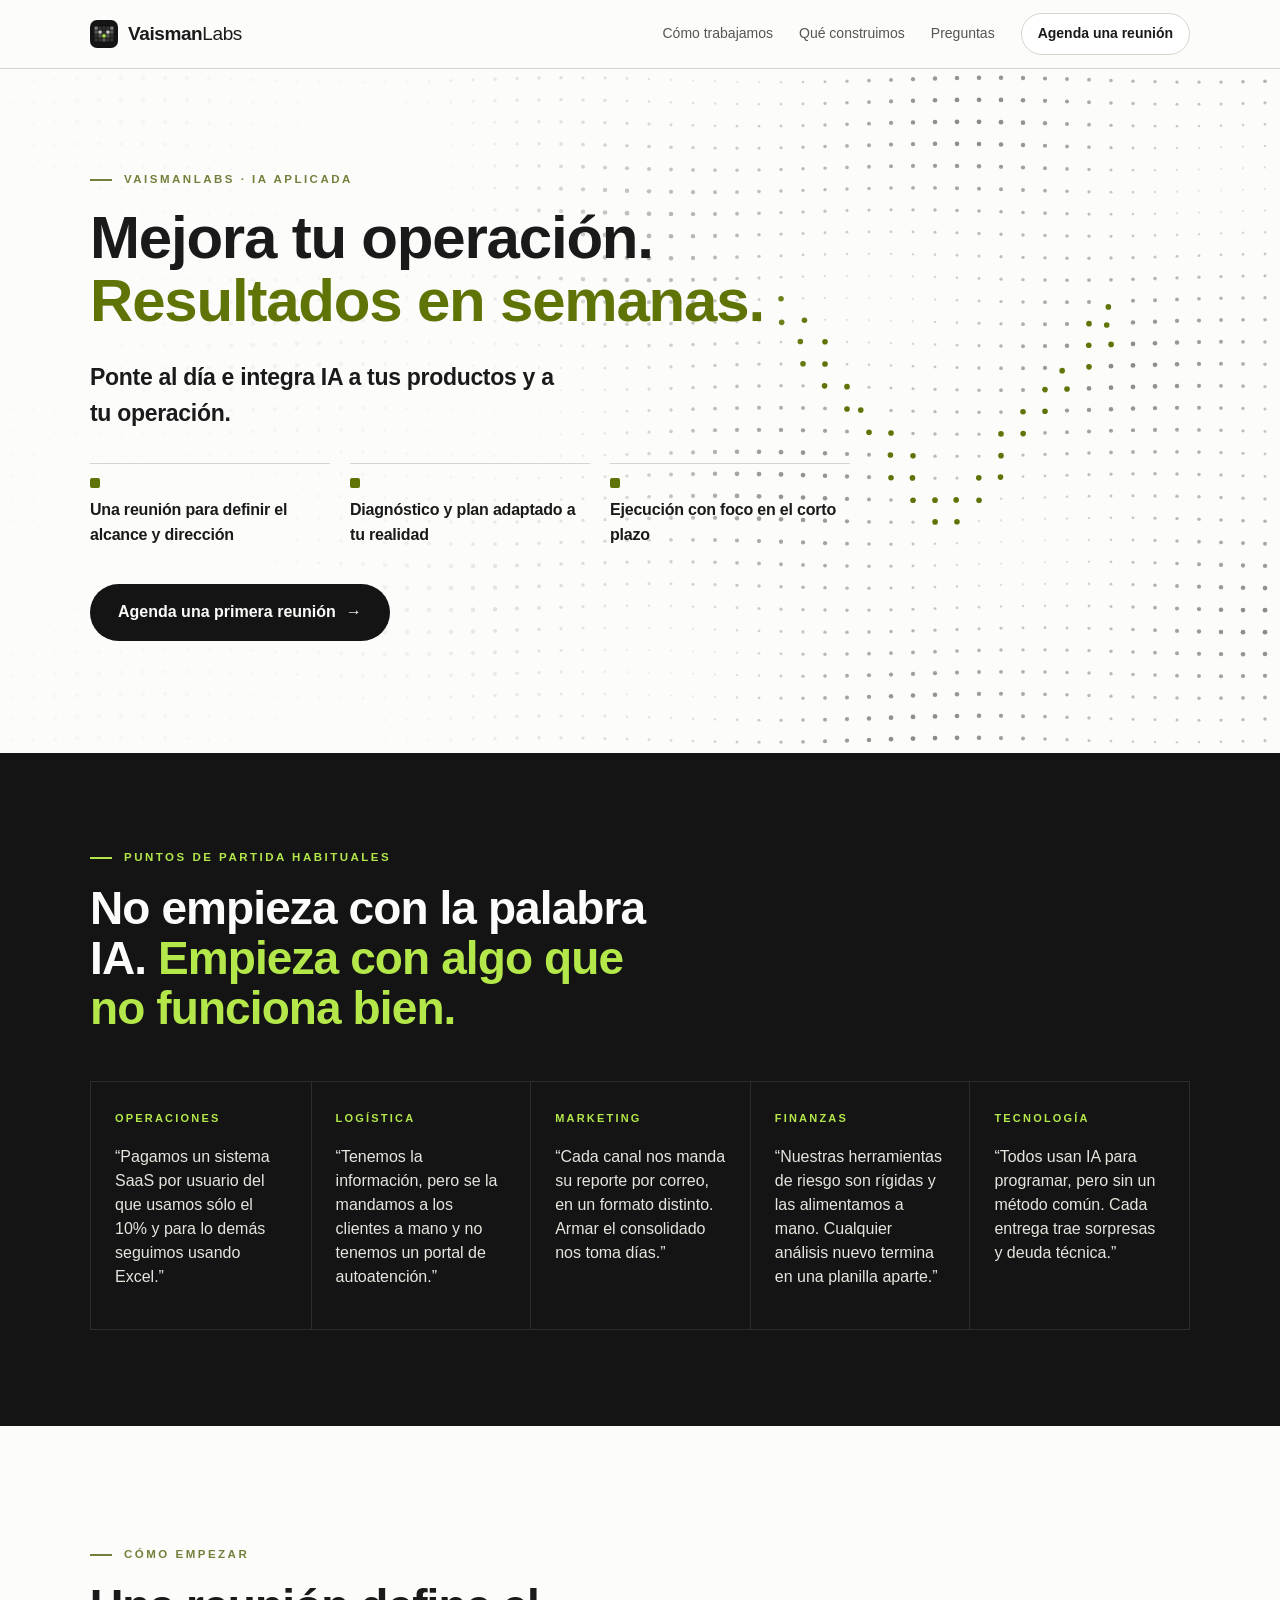
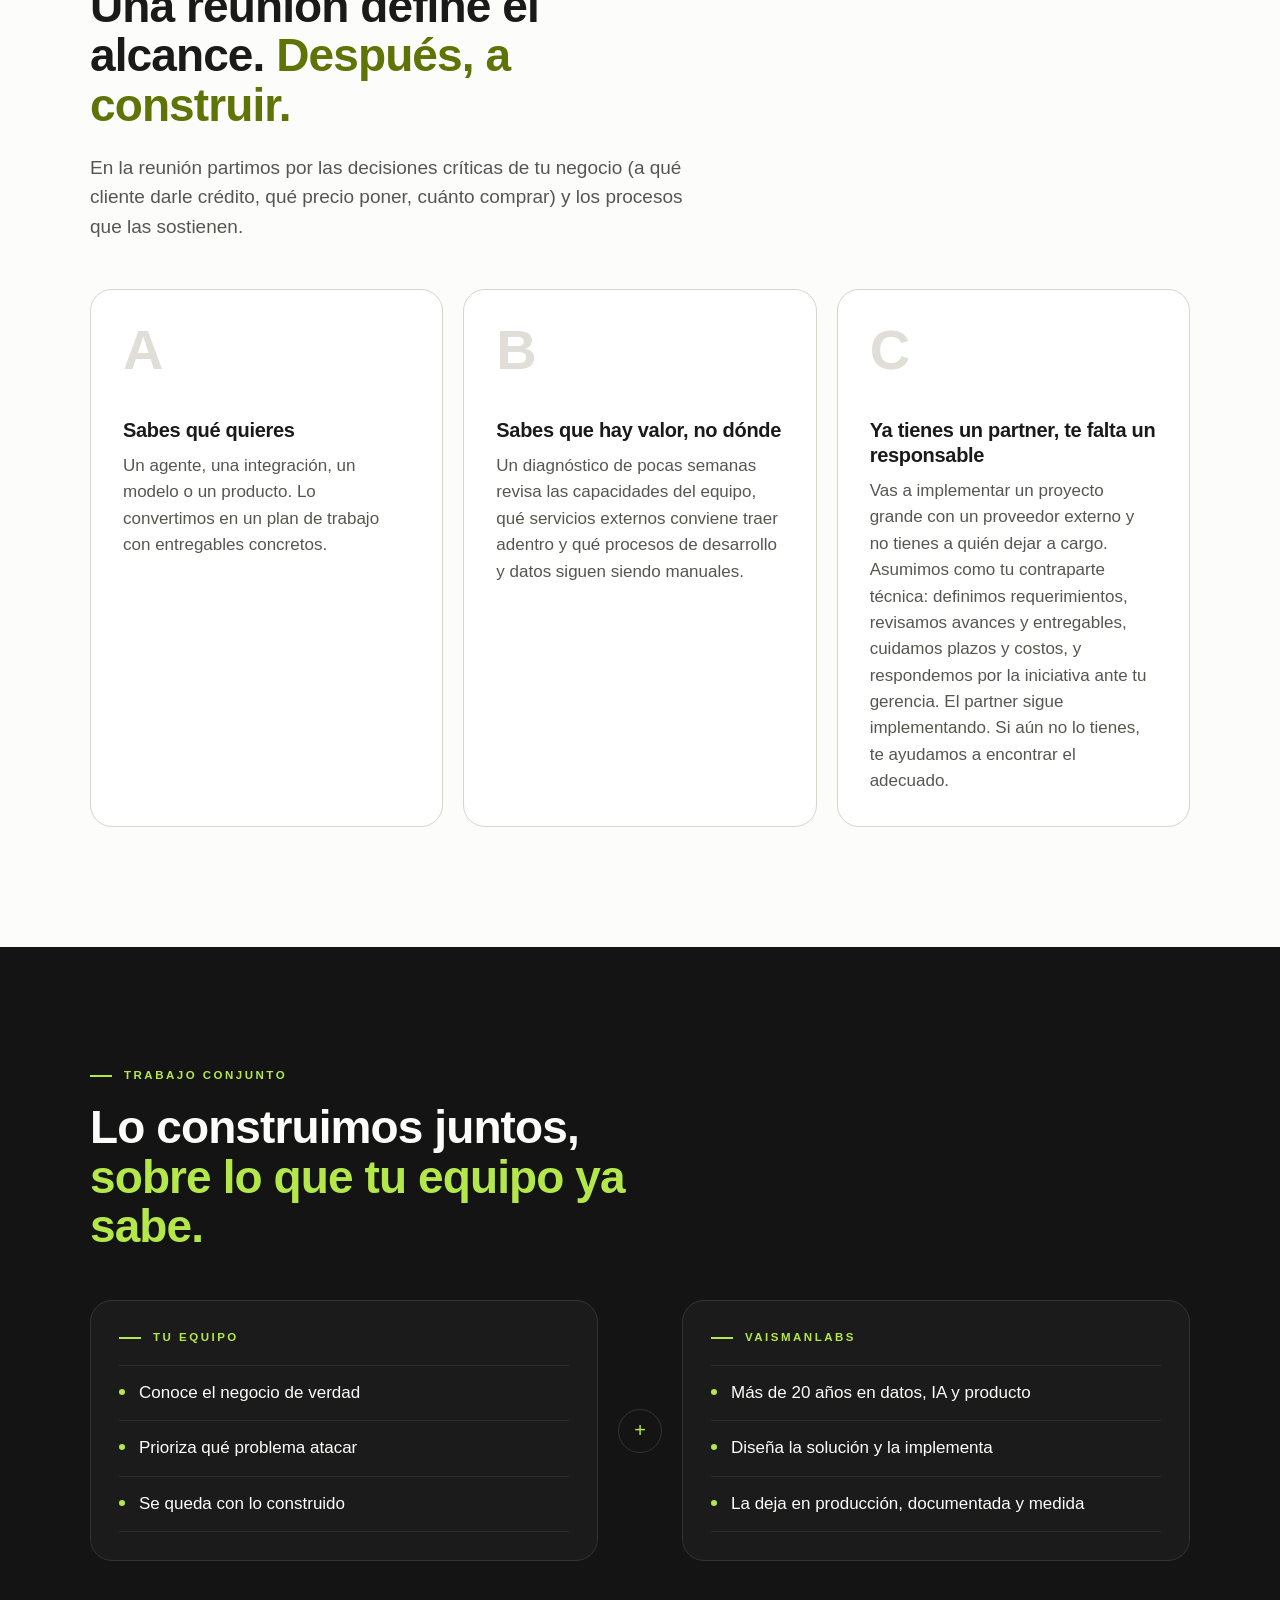
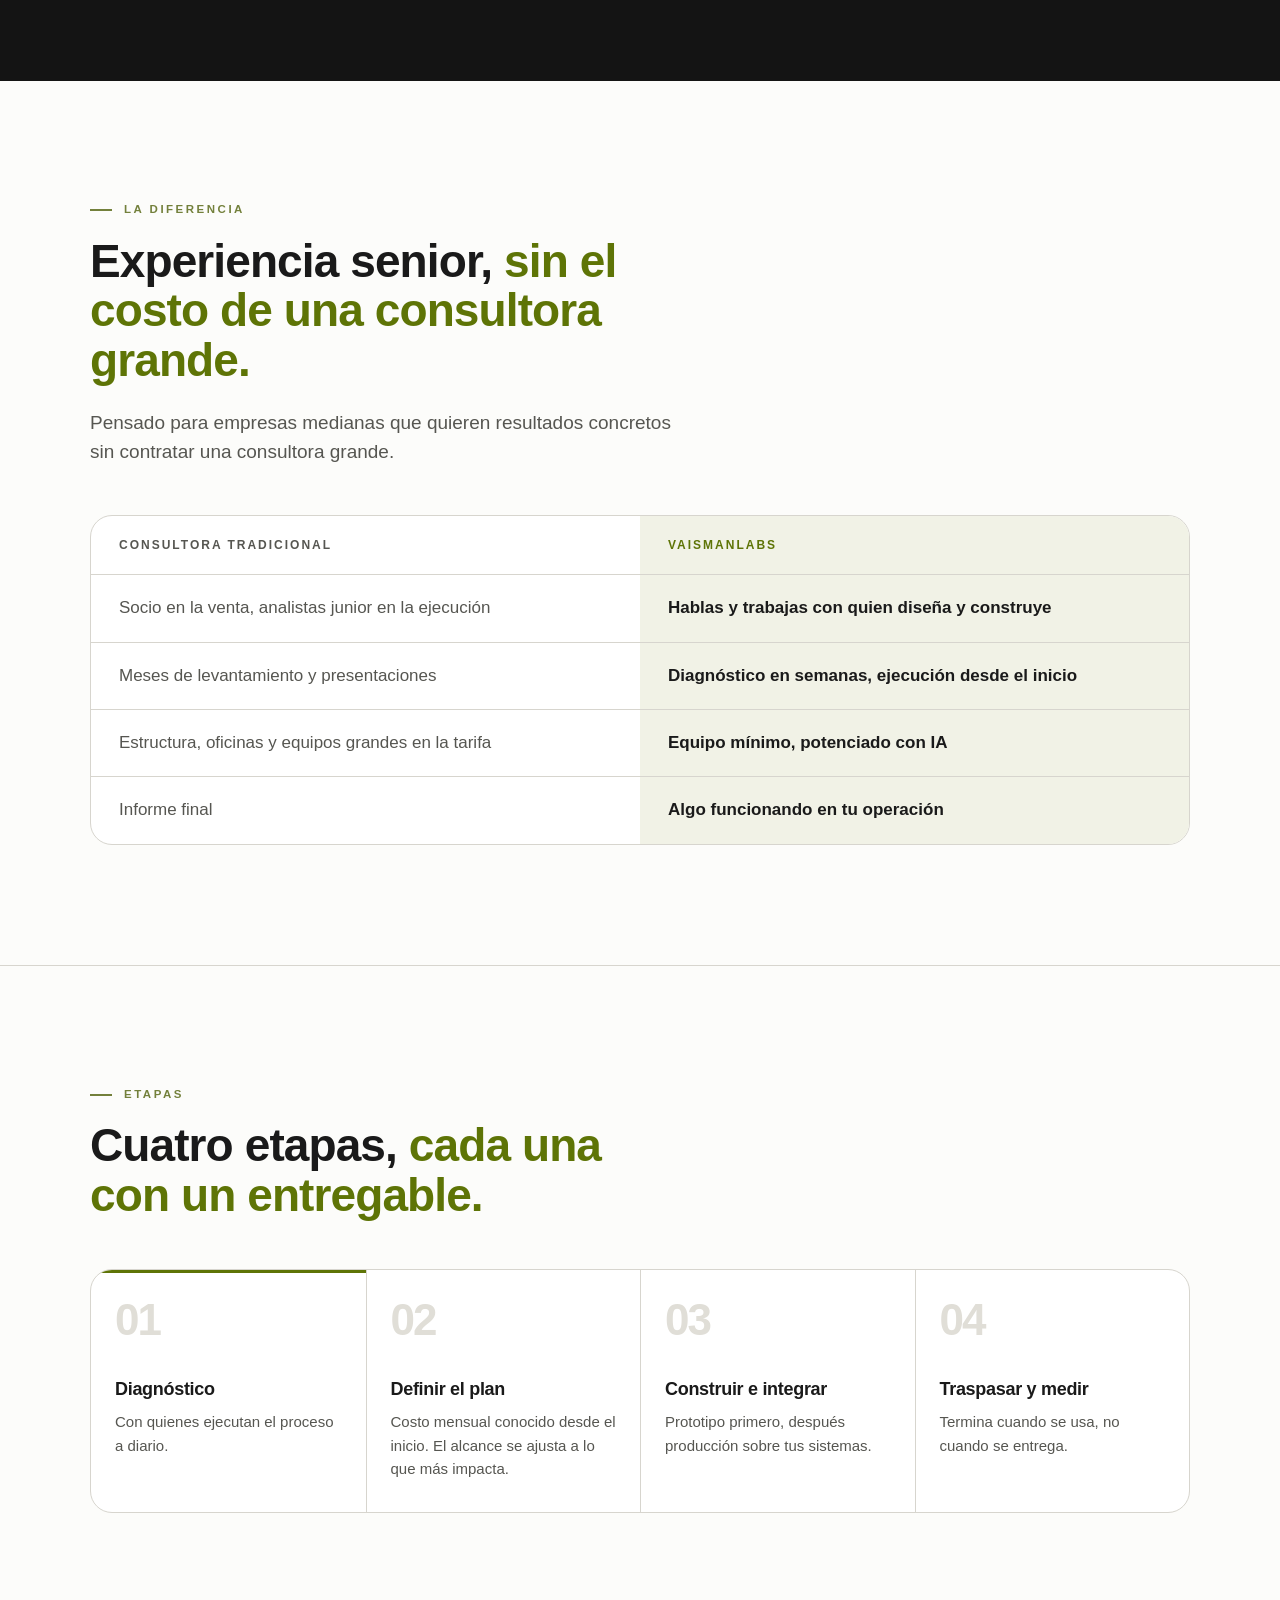
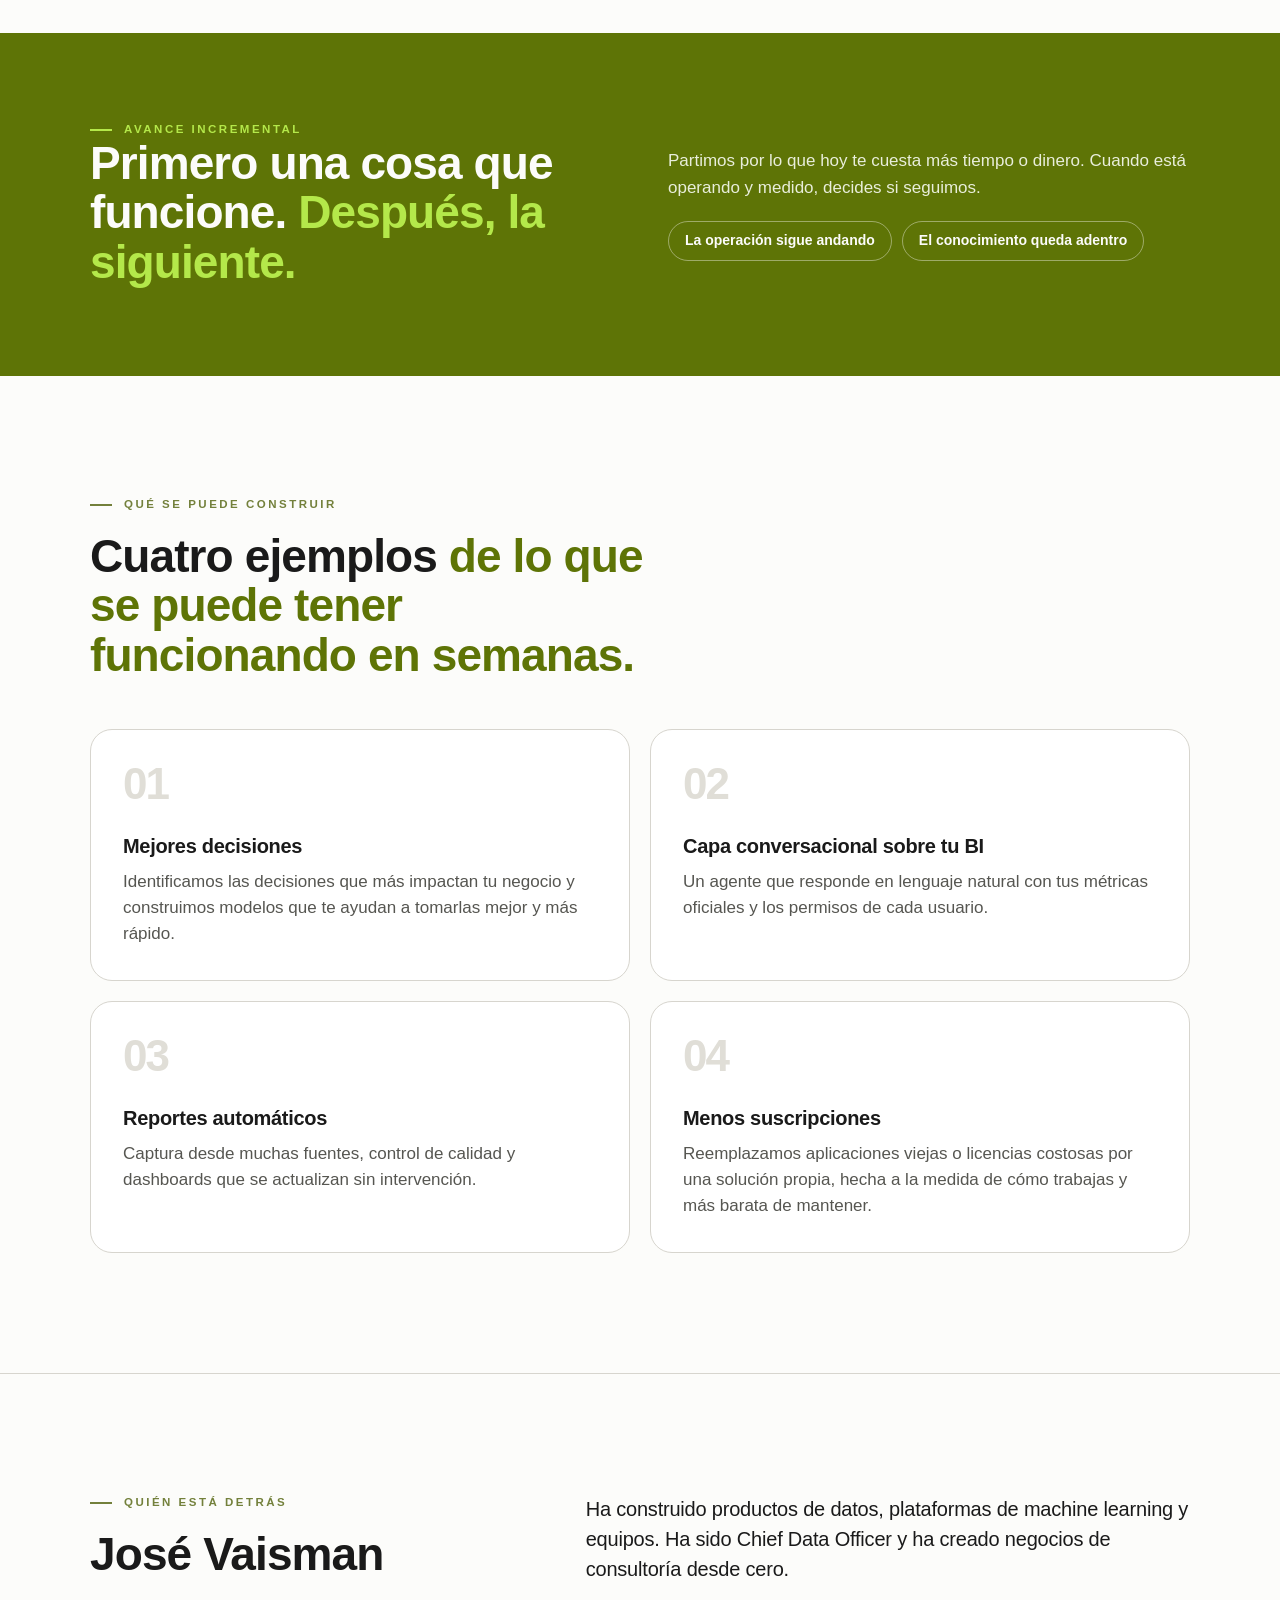
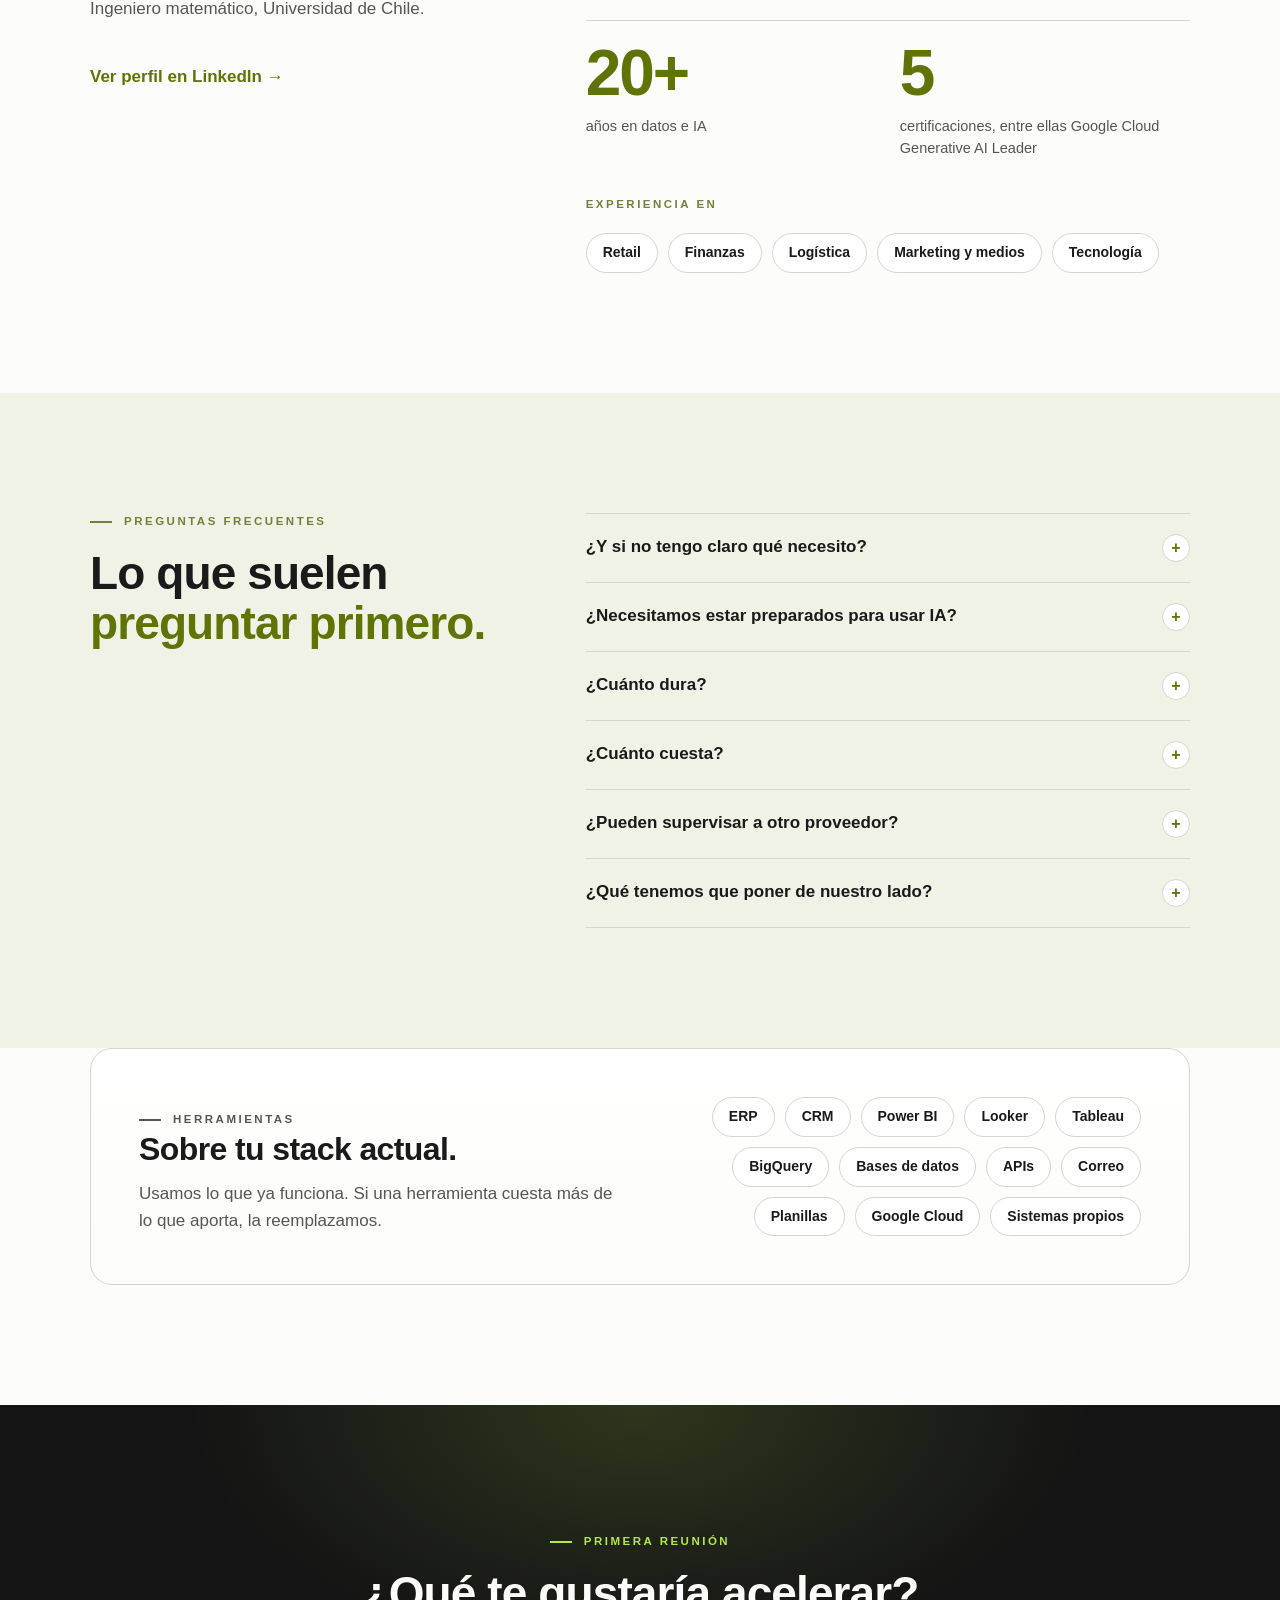
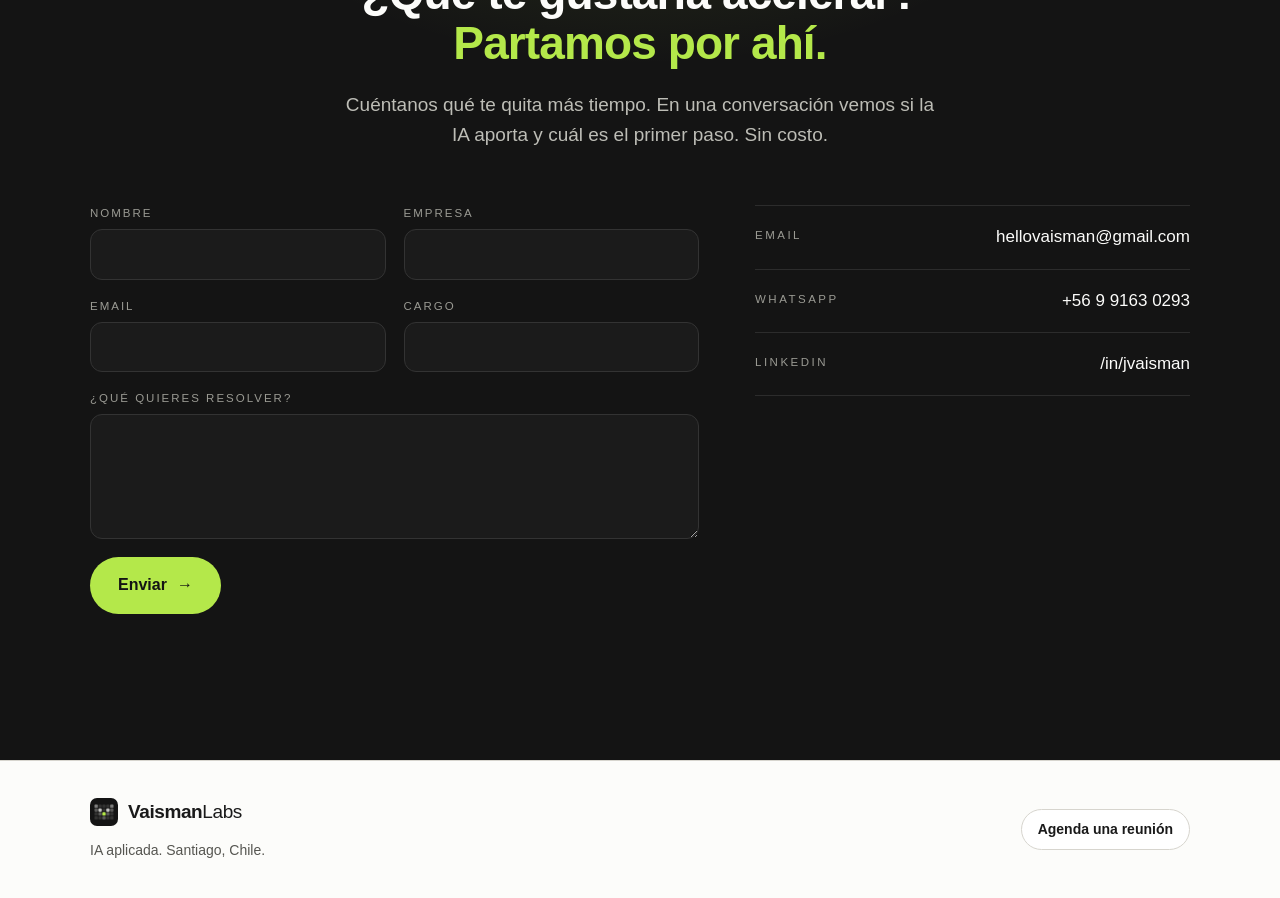
<file: index.html>
<!doctype html>
<html lang="es">
<head>
  <meta charset="utf-8">
  <meta name="viewport" content="width=device-width, initial-scale=1">
  <title>VaismanLabs — IA aplicada para mejorar tu operación</title>
  <meta name="description" content="Mejora tu operación con resultados en semanas. Integramos IA a tus productos y procesos.">
  <meta property="og:type" content="website">
  <meta property="og:site_name" content="VaismanLabs">
  <meta property="og:locale" content="es_CL">
  <meta property="og:url" content="https://vaismanlabs.github.io/">
  <meta property="og:title" content="VaismanLabs — IA aplicada para mejorar tu operación">
  <meta property="og:description" content="Mejora tu operación con resultados en semanas. Integramos IA a tus productos y procesos.">
  <meta property="og:image" content="https://vaismanlabs.github.io/og.png">
  <meta property="og:image:width" content="1200">
  <meta property="og:image:height" content="630">
  <meta property="og:image:alt" content="VaismanLabs. Mejora tu operación. Resultados en semanas.">
  <meta name="twitter:card" content="summary_large_image">
  <link rel="icon" href="favicon.svg" type="image/svg+xml">
  <link rel="icon" href="favicon-32.png" sizes="32x32" type="image/png">
  <link rel="apple-touch-icon" href="apple-touch-icon.png">
  <link rel="stylesheet" href="styles.css?v=20261019b">
  <script>
    // Exclusión de medición por navegador: abrir el sitio con ?notrack (desactiva) o ?track (reactiva)
    (function () {
      var KEY = 'vl_notrack', q = location.search, off = false, changed = null;
      try {
        if (/[?&]notrack(=|&|$)/.test(q)) { localStorage.setItem(KEY, '1'); changed = 'off'; }
        else if (/[?&]track(=|&|$)/.test(q)) { localStorage.removeItem(KEY); changed = 'on'; }
        off = localStorage.getItem(KEY) === '1';
      } catch (e) {}
      window.VL_NOTRACK = off;
      window.VL_TRACK_CHANGED = changed;
      if (changed && history.replaceState) history.replaceState(null, '', location.pathname + location.hash);
    })();
  </script>
  <script>
    window.dataLayer = window.dataLayer || [];
    function gtag(){dataLayer.push(arguments);}
    if (window.VL_NOTRACK) {
      window['ga-disable-G-5695V4EGE4'] = true;
    } else {
      (function(c,l,a,r,i,t,y){
        c[a]=c[a]||function(){(c[a].q=c[a].q||[]).push(arguments)};
        t=l.createElement(r);t.async=1;t.src="https://www.clarity.ms/tag/"+i;
        y=l.getElementsByTagName(r)[0];y.parentNode.insertBefore(t,y);
      })(window, document, "clarity", "script", "yxtakv1l85");
      var g = document.createElement('script');
      g.async = true;
      g.src = 'https://www.googletagmanager.com/gtag/js?id=G-5695V4EGE4';
      document.head.appendChild(g);
      gtag('js', new Date());
      gtag('config', 'G-5695V4EGE4');
    }
  </script>
  <script>
    if (window.VL_TRACK_CHANGED) {
      document.addEventListener('DOMContentLoaded', function () {
        var t = document.createElement('div');
        t.setAttribute('role', 'status');
        t.textContent = window.VL_TRACK_CHANGED === 'off'
          ? 'Medición desactivada en este navegador.'
          : 'Medición activada en este navegador.';
        t.style.cssText = 'position:fixed;left:50%;bottom:24px;transform:translateX(-50%);background:#141414;color:#FCFCFA;padding:12px 20px;border-radius:999px;font-size:15px;font-weight:700;z-index:100;box-shadow:0 10px 30px rgba(0,0,0,.25)';
        document.body.appendChild(t);
        setTimeout(function () { t.remove(); }, 4000);
      });
    }
  </script>
</head>
<body>
  <header class="top">
    <div class="wrap top-inner">
      <a href="#" class="logo" aria-label="VaismanLabs, inicio"><svg class="logo-mark" width="28" height="28" viewBox="0 0 64 64" aria-hidden="true"><rect width="64" height="64" rx="16" fill="#141414"/><g transform="translate(9 9) scale(0.71875)"><rect x="1.75" y="8" width="10.5" height="10.5" rx="2" fill="#FCFCFA" opacity="0.45"/><rect x="14.25" y="8" width="10.5" height="10.5" rx="2" fill="#FCFCFA" opacity="0.13"/><rect x="26.75" y="8" width="10.5" height="10.5" rx="2" fill="#FCFCFA" opacity="0.13"/><rect x="39.25" y="8" width="10.5" height="10.5" rx="2" fill="#FCFCFA" opacity="0.13"/><rect x="51.75" y="8" width="10.5" height="10.5" rx="2" fill="#FCFCFA" opacity="0.45"/><rect x="1.75" y="20.5" width="10.5" height="10.5" rx="2" fill="#FCFCFA" opacity="0.3"/><rect x="14.25" y="20.5" width="10.5" height="10.5" rx="2" fill="#FCFCFA" opacity="0.75"/><rect x="26.75" y="20.5" width="10.5" height="10.5" rx="2" fill="#FCFCFA" opacity="0.13"/><rect x="39.25" y="20.5" width="10.5" height="10.5" rx="2" fill="#FCFCFA" opacity="0.75"/><rect x="51.75" y="20.5" width="10.5" height="10.5" rx="2" fill="#FCFCFA" opacity="0.3"/><rect x="1.75" y="33" width="10.5" height="10.5" rx="2" fill="#FCFCFA" opacity="0.13"/><rect x="14.25" y="33" width="10.5" height="10.5" rx="2" fill="#FCFCFA" opacity="0.3"/><rect x="26.75" y="33" width="10.5" height="10.5" rx="2" fill="#B4E84A"/><rect x="39.25" y="33" width="10.5" height="10.5" rx="2" fill="#FCFCFA" opacity="0.3"/><rect x="51.75" y="33" width="10.5" height="10.5" rx="2" fill="#FCFCFA" opacity="0.13"/><rect x="1.75" y="45.5" width="10.5" height="10.5" rx="2" fill="#FCFCFA" opacity="0.13"/><rect x="14.25" y="45.5" width="10.5" height="10.5" rx="2" fill="#FCFCFA" opacity="0.13"/><rect x="26.75" y="45.5" width="10.5" height="10.5" rx="2" fill="#FCFCFA" opacity="0.3"/><rect x="39.25" y="45.5" width="10.5" height="10.5" rx="2" fill="#FCFCFA" opacity="0.13"/><rect x="51.75" y="45.5" width="10.5" height="10.5" rx="2" fill="#FCFCFA" opacity="0.13"/></g></svg><span><b>Vaisman</b>Labs</span></a>
      <nav>
        <a href="#como">Cómo trabajamos</a>
        <a href="#proyectos">Qué construimos</a>
        <a href="#preguntas">Preguntas</a>
        <a href="#contacto" class="pill">Agenda una reunión</a>
      </nav>
    </div>
  </header>

  <main>
    <!-- Hero -->
    <section class="hero" data-bg="cloud">
      <div class="wrap hero-inner">
        <div>
          <p class="eyebrow">VaismanLabs · IA aplicada</p>
          <h1>Mejora tu operación. <span class="accent">Resultados en semanas.</span></h1>
          <p class="hero-sub">Ponte al día e integra IA a tus productos y a tu operación.</p>
          <ul class="facts">
            <li>Una reunión para definir el alcance y dirección</li>
            <li>Diagnóstico y plan adaptado a tu realidad</li>
            <li>Ejecución con foco en el corto plazo</li>
          </ul>
          <div class="hero-cta">
            <a href="#contacto" class="btn">Agenda una primera reunión <span aria-hidden="true">→</span></a>
          </div>
        </div>
      </div>
    </section>

    <!-- Puntos de partida -->
    <section class="dark band-quotes">
      <div class="wrap">
        <p class="eyebrow">Puntos de partida habituales</p>
        <h2>No empieza con la palabra IA. <span class="accent">Empieza con algo que no funciona bien.</span></h2>
        <div class="quotes">
          <blockquote><p class="tag">Operaciones</p>“Pagamos un sistema SaaS por usuario del que usamos sólo el 10% y para lo demás seguimos usando Excel.”</blockquote>
          <blockquote><p class="tag">Logística</p>“Tenemos la información, pero se la mandamos a los clientes a mano y no tenemos un portal de autoatención.”</blockquote>
          <blockquote><p class="tag">Marketing</p>“Cada canal nos manda su reporte por correo, en un formato distinto. Armar el consolidado nos toma días.”</blockquote>
          <blockquote><p class="tag">Finanzas</p>“Nuestras herramientas de riesgo son rígidas y las alimentamos a mano. Cualquier análisis nuevo termina en una planilla aparte.”</blockquote>
          <blockquote><p class="tag">Tecnología</p>“Todos usan IA para programar, pero sin un método común. Cada entrega trae sorpresas y deuda técnica.”</blockquote>
        </div>
      </div>
    </section>

    <!-- Cómo empezar -->
    <section id="como" class="section">
      <div class="wrap">
        <p class="eyebrow">Cómo empezar</p>
        <h2>Una reunión define el alcance. <span class="accent">Después, a construir.</span></h2>
        <p class="lead">En la reunión partimos por las decisiones críticas de tu negocio (a qué cliente darle crédito, qué precio poner, cuánto comprar) y los procesos que las sostienen.</p>
        <div class="two-cards three-cards">
          <article class="card">
            <span class="ghost">A</span>
            <h3>Sabes qué quieres</h3>
            <p>Un agente, una integración, un modelo o un producto. Lo convertimos en un plan de trabajo con entregables concretos.</p>
          </article>
          <article class="card">
            <span class="ghost">B</span>
            <h3>Sabes que hay valor, no dónde</h3>
            <p>Un diagnóstico de pocas semanas revisa las capacidades del equipo, qué servicios externos conviene traer adentro y qué procesos de desarrollo y datos siguen siendo manuales.</p>
          </article>
          <article class="card">
            <span class="ghost">C</span>
            <h3>Ya tienes un partner, te falta un responsable</h3>
            <p>Vas a implementar un proyecto grande con un proveedor externo y no tienes a quién dejar a cargo. Asumimos como tu contraparte técnica: definimos requerimientos, revisamos avances y entregables, cuidamos plazos y costos, y respondemos por la iniciativa ante tu gerencia. El partner sigue implementando. Si aún no lo tienes, te ayudamos a encontrar el adecuado.</p>
          </article>
        </div>
      </div>
    </section>

    <!-- Trabajo conjunto -->
    <section class="dark section">
      <div class="wrap">
        <p class="eyebrow">Trabajo conjunto</p>
        <h2>Lo construimos juntos, <span class="accent">sobre lo que tu equipo ya sabe.</span></h2>
        <div class="duo">
          <div class="duo-card">
            <p class="eyebrow">Tu equipo</p>
            <ul>
              <li>Conoce el negocio de verdad</li>
              <li>Prioriza qué problema atacar</li>
              <li>Se queda con lo construido</li>
            </ul>
          </div>
          <span class="plus" aria-hidden="true">+</span>
          <div class="duo-card">
            <p class="eyebrow">VaismanLabs</p>
            <ul>
              <li>Más de 20 años en datos, IA y producto</li>
              <li>Diseña la solución y la implementa</li>
              <li>La deja en producción, documentada y medida</li>
            </ul>
          </div>
        </div>
      </div>
    </section>

    <!-- Diferencia -->
    <section class="section">
      <div class="wrap">
        <p class="eyebrow">La diferencia</p>
        <h2>Experiencia senior, <span class="accent">sin el costo de una consultora grande.</span></h2>
        <p class="lead">Pensado para empresas medianas que quieren resultados concretos sin contratar una consultora grande.</p>
        <div class="compare" role="table" aria-label="Consultora tradicional comparada con VaismanLabs">
          <div class="compare-row compare-head" role="row"><span role="columnheader">Consultora tradicional</span><span role="columnheader">VaismanLabs</span></div>
          <div class="compare-row" role="row"><span role="cell" data-label="Consultora tradicional">Socio en la venta, analistas junior en la ejecución</span><span role="cell" data-label="VaismanLabs">Hablas y trabajas con quien diseña y construye</span></div>
          <div class="compare-row" role="row"><span role="cell" data-label="Consultora tradicional">Meses de levantamiento y presentaciones</span><span role="cell" data-label="VaismanLabs">Diagnóstico en semanas, ejecución desde el inicio</span></div>
          <div class="compare-row" role="row"><span role="cell" data-label="Consultora tradicional">Estructura, oficinas y equipos grandes en la tarifa</span><span role="cell" data-label="VaismanLabs">Equipo mínimo, potenciado con IA</span></div>
          <div class="compare-row" role="row"><span role="cell" data-label="Consultora tradicional">Informe final</span><span role="cell" data-label="VaismanLabs">Algo funcionando en tu operación</span></div>
        </div>
      </div>
    </section>

    <!-- Etapas -->
    <section class="section rule">
      <div class="wrap">
        <p class="eyebrow">Etapas</p>
        <h2>Cuatro etapas, <span class="accent">cada una con un entregable.</span></h2>
        <ol class="steps">
          <li><span class="ghost">01</span><h3>Diagnóstico</h3><p>Con quienes ejecutan el proceso a diario.</p></li>
          <li><span class="ghost">02</span><h3>Definir el plan</h3><p>Costo mensual conocido desde el inicio. El alcance se ajusta a lo que más impacta.</p></li>
          <li><span class="ghost">03</span><h3>Construir e integrar</h3><p>Prototipo primero, después producción sobre tus sistemas.</p></li>
          <li><span class="ghost">04</span><h3>Traspasar y medir</h3><p>Termina cuando se usa, no cuando se entrega.</p></li>
        </ol>
      </div>
    </section>

    <!-- Banda -->
    <section class="band">
      <div class="wrap band-grid">
        <div>
          <p class="eyebrow">Avance incremental</p>
          <h2>Primero una cosa que funcione. <span class="accent">Después, la siguiente.</span></h2>
        </div>
        <div>
          <p>Partimos por lo que hoy te cuesta más tiempo o dinero. Cuando está operando y medido, decides si seguimos.</p>
          <ul class="chips chips-light">
            <li>La operación sigue andando</li>
            <li>El conocimiento queda adentro</li>
          </ul>
        </div>
      </div>
    </section>

    <!-- Qué construimos -->
    <section id="proyectos" class="section">
      <div class="wrap">
        <p class="eyebrow">Qué se puede construir</p>
        <h2>Cuatro ejemplos <span class="accent">de lo que se puede tener funcionando en semanas.</span></h2>
        <div class="grid3 grid2x2">
          <article class="card">
            <span class="ghost">01</span>
            <h3>Mejores decisiones</h3>
            <p>Identificamos las decisiones que más impactan tu negocio y construimos modelos que te ayudan a tomarlas mejor y más rápido.</p>
          </article>
          <article class="card">
            <span class="ghost">02</span>
            <h3>Capa conversacional sobre tu BI</h3>
            <p>Un agente que responde en lenguaje natural con tus métricas oficiales y los permisos de cada usuario.</p>
          </article>
          <article class="card">
            <span class="ghost">03</span>
            <h3>Reportes automáticos</h3>
            <p>Captura desde muchas fuentes, control de calidad y dashboards que se actualizan sin intervención.</p>
          </article>
          <article class="card">
            <span class="ghost">04</span>
            <h3>Menos suscripciones</h3>
            <p>Reemplazamos aplicaciones viejas o licencias costosas por una solución propia, hecha a la medida de cómo trabajas y más barata de mantener.</p>
          </article>
        </div>
      </div>
    </section>

    <!-- Quién está detrás -->
    <section class="section rule">
      <div class="wrap about">
        <div>
          <p class="eyebrow">Quién está detrás</p>
          <h2>José Vaisman</h2>
          <p class="muted">Ingeniero matemático, Universidad de Chile.</p>
          <a class="text-link" href="https://www.linkedin.com/in/jvaisman" target="_blank" rel="noopener">Ver perfil en LinkedIn →</a>
        </div>
        <div>
          <p class="bio">Ha construido productos de datos, plataformas de machine learning y equipos. Ha sido Chief Data Officer y ha creado negocios de consultoría desde cero.</p>
          <div class="stats">
            <div><span class="big">20+</span><p>años en datos e IA</p></div>
            <div><span class="big">5</span><p>certificaciones, entre ellas Google Cloud Generative AI Leader</p></div>
          </div>
          <p class="eyebrow eyebrow-plain">Experiencia en</p>
          <ul class="chips">
            <li>Retail</li><li>Finanzas</li><li>Logística</li><li>Marketing y medios</li><li>Tecnología</li>
          </ul>
        </div>
      </div>
    </section>

    <!-- Preguntas -->
    <section id="preguntas" class="section soft">
      <div class="wrap faq-grid">
        <div>
          <p class="eyebrow">Preguntas frecuentes</p>
          <h2>Lo que suelen <span class="accent">preguntar primero.</span></h2>
        </div>
        <div class="faq">
          <details>
            <summary>¿Y si no tengo claro qué necesito?</summary>
            <p>Es un buen punto de partida. En la reunión lo convertimos en algo concreto, o proponemos un diagnóstico para encontrarlo.</p>
          </details>
          <details>
            <summary>¿Necesitamos estar preparados para usar IA?</summary>
            <p>No necesariamente. Para construir una aplicación o reemplazar un software que hoy pagas, la IA la usamos nosotros y tú recibes la herramienta funcionando. Si la solución pasa por que tu equipo use IA, eso lo definimos juntos en el diagnóstico.</p>
          </details>
          <details>
            <summary>¿Cuánto dura?</summary>
            <p>Semanas, no meses, y depende del alcance. Avanzamos por etapas; tú decides cuándo seguir y hacia dónde.</p>
          </details>
          <details>
            <summary>¿Cuánto cuesta?</summary>
            <p>Menos que una consultora tradicional, sin capas de gerencia ni equipos grandes y con IA en nuestro propio trabajo. Antes de empezar acordamos una tarifa mensual fija. La primera reunión no tiene costo.</p>
          </details>
          <details>
            <summary>¿Pueden supervisar a otro proveedor?</summary>
            <p>Sí. Si ya tienes un implementador, actuamos como tu contraparte técnica: representamos a tu empresa, validamos lo que se entrega y nos aseguramos de que quede funcionando y con dueño. Si todavía no tienes uno, podemos ayudarte a encontrar el partner adecuado.</p>
          </details>
          <details>
            <summary>¿Qué tenemos que poner de nuestro lado?</summary>
            <p>Acceso a sistemas y datos, alguien que conozca el proceso y una persona que se haga cargo de lo construido.</p>
          </details>
        </div>
      </div>
    </section>

    <!-- Integraciones -->
    <section class="section-sm">
      <div class="wrap">
        <div class="card integrations">
          <div>
            <p class="eyebrow">Herramientas</p>
            <h3 class="h3-lg">Sobre tu stack actual.</h3>
            <p class="muted">Usamos lo que ya funciona. Si una herramienta cuesta más de lo que aporta, la reemplazamos.</p>
          </div>
          <ul class="chips">
            <li>ERP</li><li>CRM</li><li>Power BI</li><li>Looker</li><li>Tableau</li><li>BigQuery</li><li>Bases de datos</li><li>APIs</li><li>Correo</li><li>Planillas</li><li>Google Cloud</li><li>Sistemas propios</li>
          </ul>
        </div>
      </div>
    </section>

    <!-- Contacto -->
    <section id="contacto" class="dark final">
      <div class="wrap">
        <div class="final-head">
          <p class="eyebrow">Primera reunión</p>
          <h2>¿Qué te gustaría acelerar? <span class="accent">Partamos por ahí.</span></h2>
          <p class="lead lead-dark">Cuéntanos qué te quita más tiempo. En una conversación vemos si la IA aporta y cuál es el primer paso. Sin costo.</p>
        </div>
        <div class="contact">
          <form id="contact-form" class="form" action="https://formspree.io/f/maeqbard" method="POST">
            <div class="row">
              <label>Nombre<input type="text" name="name" required></label>
              <label>Empresa<input type="text" name="company"></label>
            </div>
            <div class="row">
              <label>Email<input type="email" name="email" required></label>
              <label>Cargo<input type="text" name="role"></label>
            </div>
            <label>¿Qué quieres resolver?<textarea name="message" rows="4" required></textarea></label>
            <input type="text" name="_gotcha" class="hp" tabindex="-1" autocomplete="off">
            <button type="submit" class="btn">Enviar <span aria-hidden="true">→</span></button>
            <p class="form-status" role="status" aria-live="polite"></p>
          </form>
          <ul class="contact-links">
            <li><span>Email</span><a href="mailto:hellovaisman@gmail.com">hellovaisman@gmail.com</a></li>
            <li><span>WhatsApp</span><a href="https://wa.me/56991630293" target="_blank" rel="noopener">+56 9 9163 0293</a></li>
            <li><span>LinkedIn</span><a href="https://www.linkedin.com/in/jvaisman" target="_blank" rel="noopener">/in/jvaisman</a></li>
          </ul>
        </div>
      </div>
    </section>
  </main>

  <footer class="footer">
    <div class="wrap footer-inner">
      <div>
        <span class="logo"><svg class="logo-mark" width="28" height="28" viewBox="0 0 64 64" aria-hidden="true"><rect width="64" height="64" rx="16" fill="#141414"/><g transform="translate(9 9) scale(0.71875)"><rect x="1.75" y="8" width="10.5" height="10.5" rx="2" fill="#FCFCFA" opacity="0.45"/><rect x="14.25" y="8" width="10.5" height="10.5" rx="2" fill="#FCFCFA" opacity="0.13"/><rect x="26.75" y="8" width="10.5" height="10.5" rx="2" fill="#FCFCFA" opacity="0.13"/><rect x="39.25" y="8" width="10.5" height="10.5" rx="2" fill="#FCFCFA" opacity="0.13"/><rect x="51.75" y="8" width="10.5" height="10.5" rx="2" fill="#FCFCFA" opacity="0.45"/><rect x="1.75" y="20.5" width="10.5" height="10.5" rx="2" fill="#FCFCFA" opacity="0.3"/><rect x="14.25" y="20.5" width="10.5" height="10.5" rx="2" fill="#FCFCFA" opacity="0.75"/><rect x="26.75" y="20.5" width="10.5" height="10.5" rx="2" fill="#FCFCFA" opacity="0.13"/><rect x="39.25" y="20.5" width="10.5" height="10.5" rx="2" fill="#FCFCFA" opacity="0.75"/><rect x="51.75" y="20.5" width="10.5" height="10.5" rx="2" fill="#FCFCFA" opacity="0.3"/><rect x="1.75" y="33" width="10.5" height="10.5" rx="2" fill="#FCFCFA" opacity="0.13"/><rect x="14.25" y="33" width="10.5" height="10.5" rx="2" fill="#FCFCFA" opacity="0.3"/><rect x="26.75" y="33" width="10.5" height="10.5" rx="2" fill="#B4E84A"/><rect x="39.25" y="33" width="10.5" height="10.5" rx="2" fill="#FCFCFA" opacity="0.3"/><rect x="51.75" y="33" width="10.5" height="10.5" rx="2" fill="#FCFCFA" opacity="0.13"/><rect x="1.75" y="45.5" width="10.5" height="10.5" rx="2" fill="#FCFCFA" opacity="0.13"/><rect x="14.25" y="45.5" width="10.5" height="10.5" rx="2" fill="#FCFCFA" opacity="0.13"/><rect x="26.75" y="45.5" width="10.5" height="10.5" rx="2" fill="#FCFCFA" opacity="0.3"/><rect x="39.25" y="45.5" width="10.5" height="10.5" rx="2" fill="#FCFCFA" opacity="0.13"/><rect x="51.75" y="45.5" width="10.5" height="10.5" rx="2" fill="#FCFCFA" opacity="0.13"/></g></svg><span><b>Vaisman</b>Labs</span></span>
        <p>IA aplicada. Santiago, Chile.</p>
      </div>
      <a href="#contacto" class="pill pill-dark">Agenda una reunión</a>
    </div>
  </footer>

  <script>
    // Medición: GA4 + Clarity
    function track(name, params) {
      if (window.VL_NOTRACK) return;
      params = params || {};
      if (window.gtag) gtag('event', name, params);
      if (window.clarity) {
        clarity('event', name);
        Object.keys(params).forEach(function (k) { clarity('set', k, String(params[k])); });
      }
    }
    function sectionName(el) {
      if (el.closest('header')) return 'encabezado';
      if (el.closest('.hero')) return 'portada';
      if (el.closest('footer')) return 'pie';
      const s = el.closest('section');
      const e = s && s.querySelector('.eyebrow');
      return e ? e.textContent.trim() : 'otro';
    }
    document.addEventListener('click', function (e) {
      const a = e.target.closest('a');
      if (!a) return;
      const href = a.getAttribute('href') || '';
      if (href === '#contacto') track('cta_click', { location: sectionName(a) });
      else if (href.indexOf('wa.me') > -1) track('contact_click', { method: 'whatsapp', location: sectionName(a) });
      else if (href.indexOf('mailto:') === 0) track('contact_click', { method: 'email', location: sectionName(a) });
      else if (href.indexOf('linkedin.com') > -1) track('contact_click', { method: 'linkedin', location: sectionName(a) });
      else if (href.charAt(0) === '#' && a.closest('nav')) track('nav_click', { target: href.slice(1) || 'inicio' });
    });
    document.querySelectorAll('.faq details').forEach(function (d) {
      d.addEventListener('toggle', function () {
        if (d.open) track('faq_open', { question: d.querySelector('summary').textContent.trim() });
      });
    });
    if ('IntersectionObserver' in window) {
      const seen = new Set();
      const io = new IntersectionObserver(function (entries) {
        entries.forEach(function (en) {
          if (!en.isIntersecting) return;
          const name = sectionName(en.target.querySelector('.eyebrow') || en.target);
          io.unobserve(en.target);
          if (seen.has(name)) return;
          seen.add(name);
          track('section_view', { section: name });
        });
      }, { threshold: 0.4 });
      document.querySelectorAll('main > section').forEach(function (s) { io.observe(s); });
    }
    let formStarted = false;
    document.getElementById('contact-form').addEventListener('input', function () {
      if (!formStarted) { formStarted = true; track('form_start', { form: 'contacto' }); }
    });
  </script>
  <script>
    const form = document.getElementById('contact-form');
    const status = form.querySelector('.form-status');
    form.addEventListener('submit', async (e) => {
      e.preventDefault();
      const btn = form.querySelector('button');
      btn.disabled = true;
      status.className = 'form-status';
      status.textContent = 'Enviando…';
      try {
        const res = await fetch(form.action, {
          method: 'POST',
          body: new FormData(form),
          headers: { Accept: 'application/json' }
        });
        if (!res.ok) throw new Error();
        form.reset();
        status.classList.add('ok');
        status.textContent = 'Gracias. Te respondemos pronto.';
        track('generate_lead', { form: 'contacto' });
      } catch {
        status.classList.add('error');
        status.textContent = 'No se pudo enviar. Escríbenos por WhatsApp o email.';
      } finally {
        btn.disabled = false;
      }
    });
  </script>
  <script src="hero-bg.js?v=20261019b" defer></script>
</body>
</html>
</file>
<file: styles.css>
/* VaismanLabs — Grafito Editorial */
:root {
  --grafito: #141414;
  --papel: #FCFCFA;
  --blanco: #FFFFFF;
  --tinta: #1A1A1A;
  --cuerpo: #565651;
  --filete: #D7D5CE;
  --fantasma: #E0DED7;
  --lima: #B4E84A;          /* solo sobre oscuro */
  --oliva: #73803B;
  --oliva-profundo: #5E7406;
  --destacado: #F1F2E6;
  --linea-oscura: #2C2C2C;
  --gris-oscuro: #9A9A93;
  --radius: 22px;
}

* { box-sizing: border-box; }
html { scroll-behavior: smooth; }
body {
  margin: 0;
  font-family: Arial, Helvetica, sans-serif;
  background: var(--papel);
  color: var(--tinta);
  font-size: 17px;
  line-height: 1.55;
}
a { color: inherit; }
.wrap { max-width: 1180px; margin: 0 auto; padding: 0 clamp(16px, 4vw, 40px); }

h1, h2, h3 { margin: 0; font-weight: 700; }
h1 { font-size: clamp(36px, 4.8vw, 60px); line-height: 1.04; letter-spacing: -1.2px; }
h2 { font-size: clamp(30px, 4vw, 46px); line-height: 1.08; letter-spacing: -0.9px; max-width: 22ch; }
h3 { font-size: 20px; letter-spacing: -0.3px; line-height: 1.25; }
.h3-lg { font-size: clamp(24px, 3vw, 32px); letter-spacing: -0.6px; }
.accent { color: var(--oliva-profundo); }
.dark .accent, .final .accent { color: var(--lima); }
.muted { color: var(--cuerpo); }

.eyebrow {
  display: flex; align-items: center; gap: 12px;
  margin: 0 0 18px;
  font-size: 11.5px; font-weight: 700; letter-spacing: 2.5px; text-transform: uppercase;
  color: var(--oliva);
}
.eyebrow::before { content: ""; width: 22px; height: 2px; background: currentColor; flex: none; }
.eyebrow-plain::before { display: none; }
.dark .eyebrow, .final .eyebrow { color: var(--lima); }

.lead { font-size: 19px; color: var(--cuerpo); max-width: 600px; margin: 22px 0 0; }
.lead-dark { color: #bdbdb6; }

/* Botones */
.btn {
  display: inline-flex; align-items: center; gap: 10px;
  background: var(--grafito); color: var(--papel);
  padding: 16px 28px; border-radius: 999px; border: 0;
  font: inherit; font-weight: 700; font-size: 16px; text-decoration: none; cursor: pointer;
  transition: transform .2s ease, background .2s ease;
}
.btn:hover { transform: translateY(-2px); background: #000; }
.dark .btn, .final .btn { background: var(--lima); color: var(--grafito); }
.dark .btn:hover, .final .btn:hover { background: #c4f060; }
.pill {
  display: inline-flex; align-items: center; gap: 8px;
  border: 1px solid var(--filete); border-radius: 999px; padding: 9px 16px;
  font-size: 14px; font-weight: 700; text-decoration: none; background: var(--blanco);
}
.pill:hover { border-color: var(--tinta); }
.text-link { display: inline-block; margin-top: 24px; font-weight: 700; color: var(--oliva-profundo); text-decoration: none; }

/* Header */
.top { position: sticky; top: 0; z-index: 20; background: rgba(252,252,250,.92); backdrop-filter: blur(10px); border-bottom: 1px solid var(--filete); }
.top-inner { display: flex; align-items: center; justify-content: space-between; height: 68px; }
.logo { display: inline-flex; align-items: center; gap: 10px; font-weight: 400; font-size: 19px; letter-spacing: -0.4px; text-decoration: none; }
.logo b { font-weight: 700; }
.logo-mark { flex: none; }
.top nav { display: flex; align-items: center; gap: 26px; }
.top nav a:not(.pill) { font-size: 14px; color: var(--cuerpo); text-decoration: none; }
.top nav a:not(.pill):hover { color: var(--tinta); }

/* Hero */
.hero { padding: clamp(56px, 8vw, 104px) 0 clamp(64px, 9vw, 112px); }
.hero-inner h1 { max-width: 22ch; }
.hero-inner h1 .accent { display: block; }
.hero-sub { font-size: clamp(19px, 2vw, 23px); font-weight: 700; letter-spacing: -0.3px; margin: 28px 0 12px; max-width: 38ch; }
.hero-text { color: var(--cuerpo); max-width: 52ch; margin: 0; }
.facts { list-style: none; margin: 32px 0 0; padding: 0; display: grid; grid-template-columns: repeat(3, minmax(0, 1fr)); gap: 20px; max-width: 760px; }
.facts li { border-top: 1px solid var(--filete); padding-top: 14px; font-weight: 700; font-size: 16px; letter-spacing: -0.2px; }
.facts li::before { content: ""; display: block; width: 10px; height: 10px; border-radius: 2px; background: var(--oliva-profundo); margin-bottom: 10px; }
.hero-cta { display: flex; align-items: center; gap: 20px; margin-top: 36px; flex-wrap: wrap; }
.small { font-size: 13px; color: var(--cuerpo); margin: 0; line-height: 1.4; }

/* Secciones */
.section { padding: clamp(72px, 10vw, 120px) 0; }
.section-sm { padding: 0 0 clamp(72px, 10vw, 120px); }
.rule { border-top: 1px solid var(--filete); }
.soft { background: var(--destacado); }
.dark { background: var(--grafito); color: var(--papel); }

/* Citas */
.band-quotes { padding: clamp(64px, 8vw, 96px) 0; }
.band-quotes .quotes { margin-top: 48px; }
.quotes-head { display: flex; justify-content: space-between; align-items: flex-end; gap: 24px; flex-wrap: wrap; margin-bottom: 32px; }
.quotes-head .eyebrow { margin: 0; }
.quotes-aside { margin: 0; color: var(--gris-oscuro); max-width: 380px; text-align: right; }
.quotes-aside strong { color: var(--papel); }
.quotes { display: grid; grid-template-columns: repeat(5, 1fr); border: 1px solid var(--linea-oscura); }
.quotes blockquote { margin: 0; padding: 28px 24px 40px; font-size: 16px; line-height: 1.5; color: #e6e6df; }
.quotes blockquote + blockquote { border-left: 1px solid var(--linea-oscura); }
.tag { margin: 0 0 18px; font-size: 11px; letter-spacing: 2.2px; text-transform: uppercase; font-weight: 700; color: var(--lima); }

/* Tarjetas */
.card {
  position: relative; background: var(--blanco); border: 1px solid var(--filete);
  border-radius: var(--radius); padding: 32px;
}
.card h3 { margin-bottom: 10px; }
.card p { color: var(--cuerpo); margin: 0; }
.ghost { display: block; font-size: 56px; font-weight: 700; line-height: 1; letter-spacing: -2px; color: var(--fantasma); margin-bottom: 40px; }
.card-note { margin-top: 18px !important; padding-top: 14px; border-top: 1px solid var(--filete); color: var(--oliva-profundo) !important; font-weight: 700; font-size: 15px; }
.two-cards { display: grid; grid-template-columns: 1fr 1fr; gap: 20px; margin-top: 48px; }
.three-cards { grid-template-columns: repeat(3, 1fr); }
.grid3 { display: grid; grid-template-columns: repeat(3, 1fr); gap: 20px; margin-top: 48px; }
.grid2x2 { grid-template-columns: repeat(2, 1fr); }
.grid3 .ghost { font-size: 44px; margin-bottom: 28px; }

/* Primera reunión */
.meeting { display: grid; grid-template-columns: 1fr 1fr; gap: 56px; align-items: center; }
.list-card { box-shadow: 0 30px 60px -40px rgba(20,20,20,.25); }
.list-card ol { list-style: none; margin: 0; padding: 0; border-top: 1px solid var(--filete); }
.list-card li { display: grid; grid-template-columns: 44px 1fr; padding: 20px 0; border-bottom: 1px solid var(--filete); }
.list-card li > span { font-size: 12px; font-weight: 700; color: var(--oliva); padding-top: 4px; }
.list-card strong { font-size: 18px; letter-spacing: -0.2px; }
.list-card li p { margin: 6px 0 0; font-size: 15px; }

/* Codo a codo */
.duo { display: grid; grid-template-columns: 1fr auto 1fr; gap: 20px; align-items: center; margin-top: 48px; }
.duo-card { border: 1px solid #333; background: #1b1b1b; border-radius: var(--radius); padding: 28px; }
.duo-card ul { list-style: none; margin: 0; padding: 0; border-top: 1px solid var(--linea-oscura); }
.duo-card li { padding: 14px 0 14px 20px; border-bottom: 1px solid var(--linea-oscura); position: relative; }
.duo-card li::before { content: ""; position: absolute; left: 0; top: 23px; width: 6px; height: 6px; border-radius: 50%; background: var(--lima); }
.plus { width: 44px; height: 44px; border-radius: 50%; border: 1px solid #333; display: grid; place-items: center; color: var(--lima); font-size: 20px; }
.duo-note { color: var(--gris-oscuro); margin: 28px 0 0; max-width: 680px; }

/* Pasos */
.steps { list-style: none; margin: 48px 0 0; padding: 0; display: grid; grid-template-columns: repeat(4, 1fr); border: 1px solid var(--filete); border-radius: var(--radius); overflow: hidden; background: var(--blanco); }
.steps li { padding: 28px 24px 32px; }
.steps li + li { border-left: 1px solid var(--filete); }
.steps li:first-child { box-shadow: inset 0 3px 0 var(--oliva-profundo); }
.steps .ghost { font-size: 44px; margin-bottom: 36px; }
.steps h3 { font-size: 18px; margin-bottom: 10px; }
.steps p { color: var(--cuerpo); font-size: 15px; margin: 0; }

/* Banda */
.band { background: var(--oliva-profundo); color: var(--papel); padding: clamp(56px, 7vw, 88px) 0; }
.band .eyebrow { color: var(--lima); }
.band .accent { color: var(--lima); }
.band-grid { display: grid; grid-template-columns: 1fr 1fr; gap: 56px; align-items: center; }
.band p { margin: 0; color: #e9eedb; }

/* Chips */
.chips { list-style: none; margin: 20px 0 0; padding: 0; display: flex; flex-wrap: wrap; gap: 10px; }
.chips li { border: 1px solid var(--filete); background: var(--blanco); border-radius: 999px; padding: 8px 16px; font-size: 14px; font-weight: 700; }
.chips-light li { background: transparent; border-color: rgba(252,252,250,.4); color: var(--papel); }

/* Quién */
.about { display: grid; grid-template-columns: 5fr 7fr; gap: 64px; align-items: start; }
.bio { font-size: 20px; line-height: 1.5; letter-spacing: -0.2px; margin: 0; }
.stats { display: grid; grid-template-columns: repeat(2, 1fr); gap: 24px; margin: 36px 0 36px; border-top: 1px solid var(--filete); }
.stats div { padding-top: 20px; }
.big { display: block; font-size: clamp(44px, 5vw, 64px); font-weight: 700; line-height: 1; letter-spacing: -2px; color: var(--oliva-profundo); }
.stats p { margin: 10px 0 0; font-size: 14.5px; color: var(--cuerpo); }

/* FAQ */
.faq-grid { display: grid; grid-template-columns: 5fr 7fr; gap: 64px; align-items: start; }
.faq { border-top: 1px solid var(--filete); }
.faq details { border-bottom: 1px solid var(--filete); padding: 20px 0; }
.faq summary { cursor: pointer; font-weight: 700; font-size: 17px; list-style: none; display: flex; justify-content: space-between; gap: 16px; }
.faq summary::-webkit-details-marker { display: none; }
.faq summary::after { content: "+"; flex: none; width: 26px; height: 26px; border-radius: 50%; border: 1px solid var(--filete); display: grid; place-items: center; font-size: 16px; color: var(--oliva-profundo); background: var(--blanco); }
.faq details[open] summary::after { content: "–"; }
.faq details p { color: var(--cuerpo); margin: 12px 40px 0 0; }

/* Integraciones */
.integrations { display: grid; grid-template-columns: 1fr 1fr; gap: 40px; align-items: center; padding: clamp(28px, 4vw, 48px); background: linear-gradient(180deg, var(--blanco), var(--papel)); }
.integrations .chips { justify-content: flex-end; margin: 0; }
.integrations p { margin-top: 12px; }

/* Cierre */
.final { position: relative; overflow: hidden; padding: clamp(80px, 10vw, 128px) 0; background: var(--grafito); color: var(--papel); }
.final::before { content: ""; position: absolute; left: 50%; top: -260px; width: 900px; height: 520px; transform: translateX(-50%); background: radial-gradient(closest-side, rgba(180,232,74,.16), transparent); pointer-events: none; }
.final-head { text-align: center; max-width: 760px; margin: 0 auto; position: relative; }
.final-head .eyebrow { justify-content: center; }
.final-head h2 { margin: 0 auto; }
.final-head .lead { margin: 22px auto 0; }
.contact { position: relative; display: grid; grid-template-columns: 7fr 5fr; gap: 56px; margin-top: 56px; align-items: start; }
.form { display: grid; gap: 18px; }
.row { display: grid; grid-template-columns: 1fr 1fr; gap: 18px; }
.form label { display: grid; gap: 6px; font-size: 11.5px; text-transform: uppercase; letter-spacing: 2px; color: var(--gris-oscuro); }
.form input, .form textarea {
  font: inherit; font-size: 16px; color: var(--papel); background: #1b1b1b;
  border: 1px solid #333; border-radius: 12px; padding: 12px 14px;
}
.form input:focus, .form textarea:focus { outline: none; border-color: var(--lima); }
.form .btn { justify-self: start; }
.form .btn:disabled { opacity: .6; cursor: default; }
.hp { display: none; }
.form-status { margin: 0; font-size: 14px; }
.form-status.ok { color: var(--lima); }
.form-status.error { color: #ff8a7a; }
.contact-links { list-style: none; margin: 0; padding: 0; border-top: 1px solid var(--linea-oscura); }
.contact-links li { display: flex; justify-content: space-between; gap: 16px; padding: 18px 0; border-bottom: 1px solid var(--linea-oscura); }
.contact-links span { font-size: 11.5px; text-transform: uppercase; letter-spacing: 2.5px; color: var(--gris-oscuro); padding-top: 3px; }
.contact-links a { text-decoration: none; }
.contact-links a:hover { color: var(--lima); }

/* Footer */
.footer { padding: 36px 0; border-top: 1px solid var(--filete); }
.footer-inner { display: flex; justify-content: space-between; align-items: center; gap: 20px; flex-wrap: wrap; }
.footer p { margin: 6px 0 0; font-size: 14px; color: var(--cuerpo); }

/* Responsive */

/* Comparación */
.compare { margin-top: 48px; border: 1px solid var(--filete); border-radius: var(--radius); overflow: hidden; background: var(--blanco); }
.compare-row { display: grid; grid-template-columns: 1fr 1fr; }
.compare-row > * { padding: 20px 28px; border-top: 1px solid var(--filete); }
.compare-row > :first-child { color: var(--cuerpo); }
.compare-row > :last-child { background: var(--destacado); font-weight: 700; }
.compare-head > * { border-top: 0; font-size: 12px; font-weight: 700; letter-spacing: 2px; text-transform: uppercase; }
.compare-head > :last-child { color: var(--oliva-profundo); }

@media (max-width: 980px) {
  .three-cards { grid-template-columns: 1fr; }
  .top nav a:not(.pill) { display: none; }
  .meeting, .band-grid, .about, .faq-grid, .integrations, .contact { grid-template-columns: 1fr; gap: 40px; }
  .quotes { grid-template-columns: 1fr 1fr; }
  .quotes blockquote:nth-child(odd) { border-left: 0; }
  .quotes blockquote:nth-child(n+3) { border-top: 1px solid var(--linea-oscura); }
  .steps { grid-template-columns: 1fr 1fr; }
  .steps li:nth-child(3) { border-left: 0; }
  .steps li:nth-child(n+3) { border-top: 1px solid var(--filete); }
  .grid3 { grid-template-columns: 1fr 1fr; }
  .integrations .chips { justify-content: flex-start; }
}
@media (max-width: 640px) {
  .compare-head { display: none; }
  .compare-row { grid-template-columns: 1fr; border-top: 1px solid var(--filete); }
  .compare-row:nth-child(2) { border-top: 0; }
  .compare-row > * { border-top: 0; padding: 14px 20px; }
  .compare-row > *::before { content: attr(data-label); display: block; font-size: 11px; font-weight: 700; letter-spacing: 1.5px; text-transform: uppercase; margin-bottom: 4px; color: var(--cuerpo); }
  .compare-row > :last-child::before { color: var(--oliva-profundo); }
  .facts { grid-template-columns: 1fr; gap: 0; }
  .facts li { padding: 12px 0; }
  .quotes, .steps, .grid3, .two-cards, .row, .stats { grid-template-columns: 1fr; }
  .quotes blockquote + blockquote { border-left: 0; border-top: 1px solid var(--linea-oscura); }
  .steps li + li { border-left: 0; border-top: 1px solid var(--filete); }
  .duo { grid-template-columns: 1fr; }
  .plus { justify-self: center; }
  .card { padding: 24px; }
  .quotes-aside { text-align: left; }
  .pill { padding: 8px 12px; font-size: 13px; }
}

/* Fondo animado de la portada (hero-bg.js) */
.hero { position: relative; overflow: hidden; }
.hero > canvas.hero-bg { position: absolute; inset: 0; width: 100%; height: 100%; display: block; z-index: 0; }
.hero > .hero-mask { position: absolute; inset: 0; pointer-events: none; z-index: 1;
  background: linear-gradient(90deg, rgba(252,252,250,.97) 0%, rgba(252,252,250,.88) 34%, rgba(252,252,250,0) 64%); }
.hero > .hero-inner { position: relative; z-index: 2; }
@media (max-width: 700px) {
  .hero[data-bg="cloud"] > .hero-mask { background: linear-gradient(180deg, rgba(252,252,250,.6) 0%, rgba(252,252,250,.6) 80%, rgba(252,252,250,0) 92%); }
}
</file>
